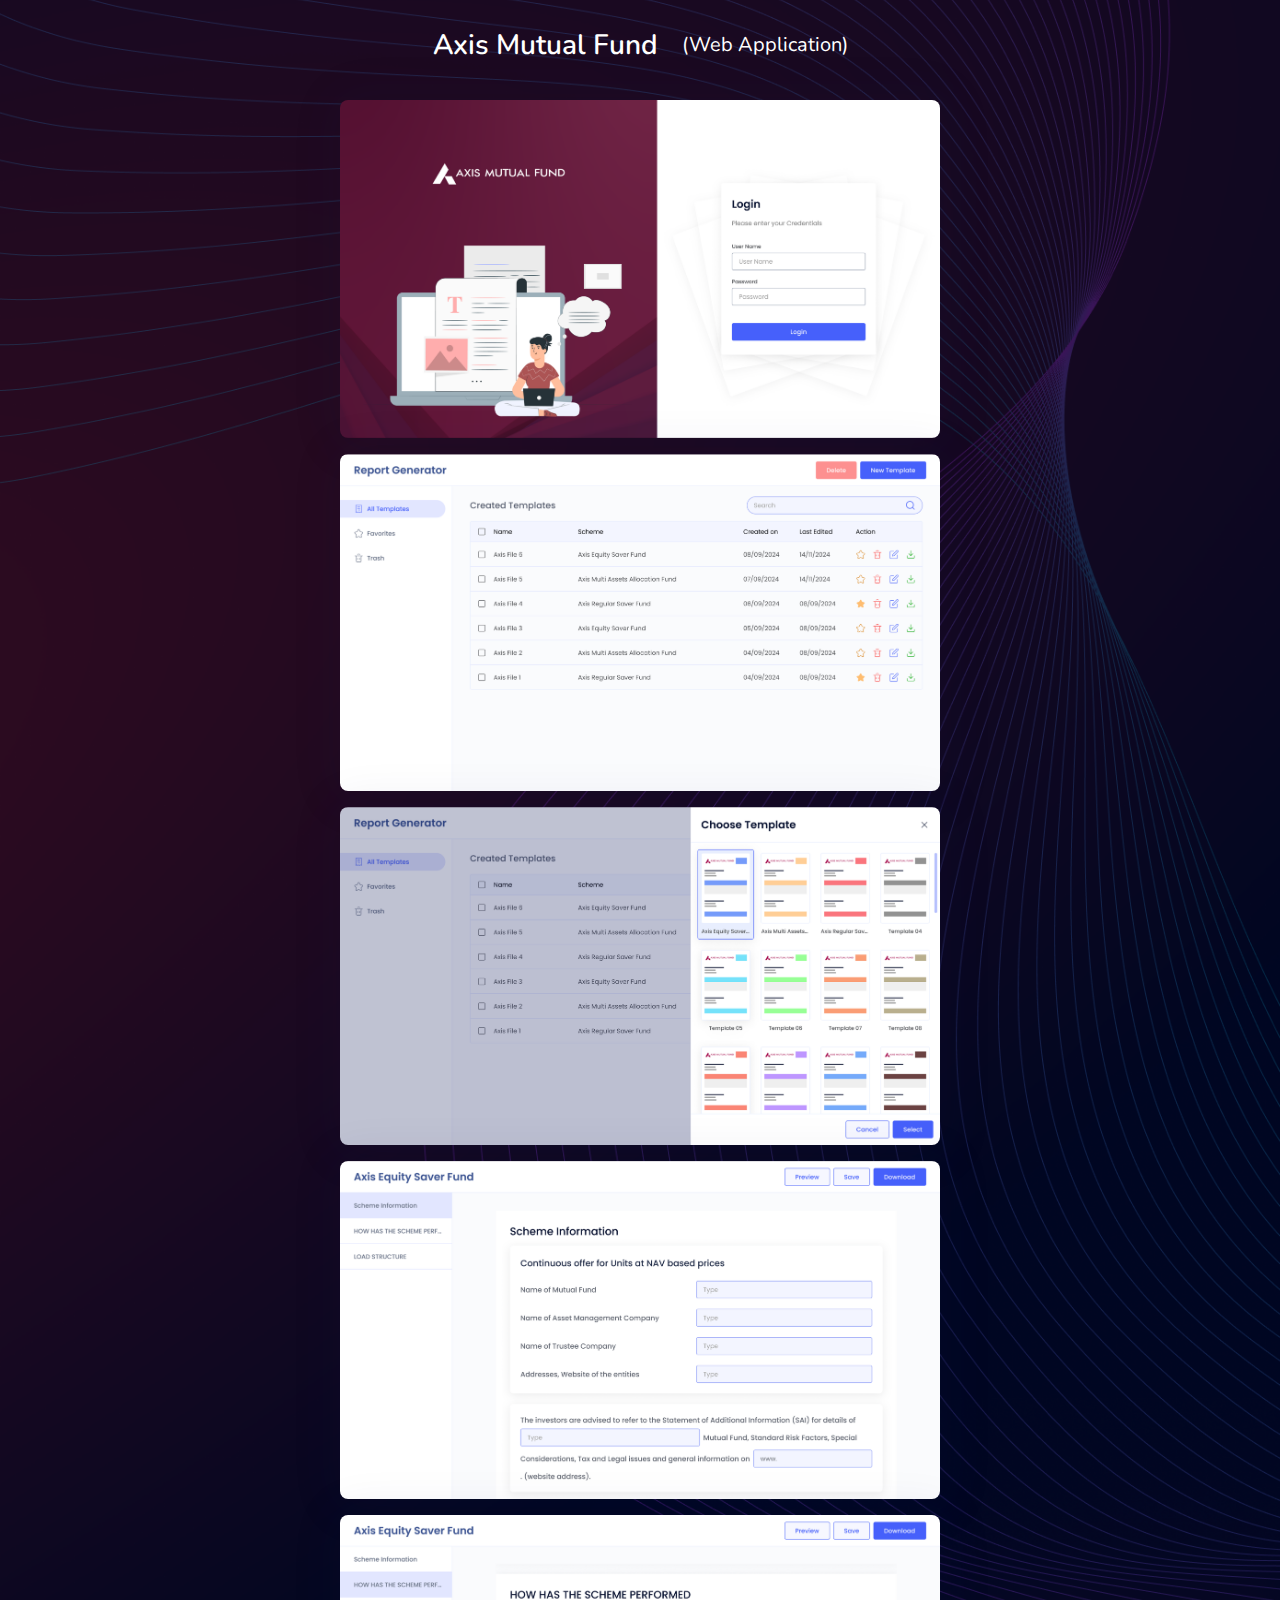
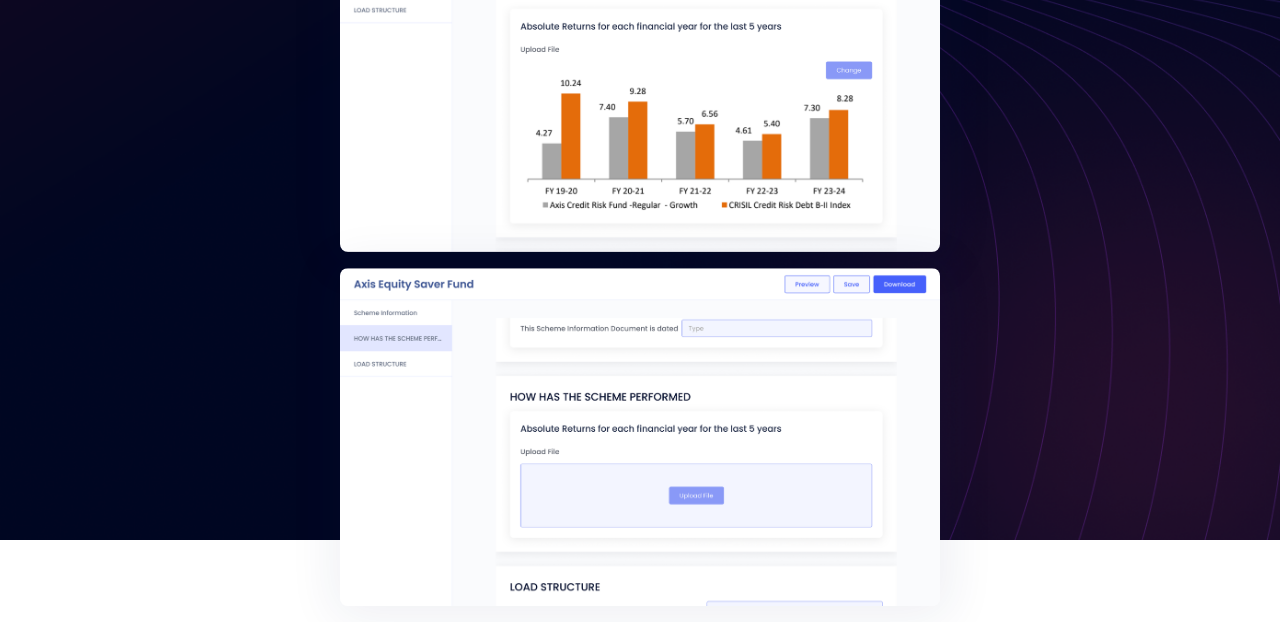
<file: Axis/axis.html>
<!DOCTYPE html>
<html lang="en">
  <head>
    <meta charset="UTF-8" />
    <meta name="viewport" content="width=device-width, initial-scale=1.0" />
    <title>Axis Mutual Fund</title>
    <link rel="stylesheet" href="font.css" />
    <link rel="stylesheet" href="style.css" />
    <link rel="icon" type="image/svg" sizes="64x64" href="assets/favicon.svg">
  </head>
  <body>
    <!-- Header Section -->
    <header class="content">
      <h1>Axis Mutual Fund</h1>
      <p>(Web Application)</p>
    </header>

    <!-- Image Container -->
    <div class="img1">
      <img src="./assets/1.png" alt="axis1">
  </div>
  
  <div class="img2">
      <img src="./assets/2.png" alt="axis2">
  </div>

  <div class="img3">
      <img src="./assets/3.png" alt="axis3">
  </div>
  
  <div class="img4">
      <img src="./assets/4.png" alt="axis4">
  </div>

  <div class="img5">
      <img src="./assets/5.png" alt="axis5">
  </div>
  
  <div class="img6">
      <img src="./assets/6.png" alt="axis6">
  </div>
  </body>
</html>
</file>
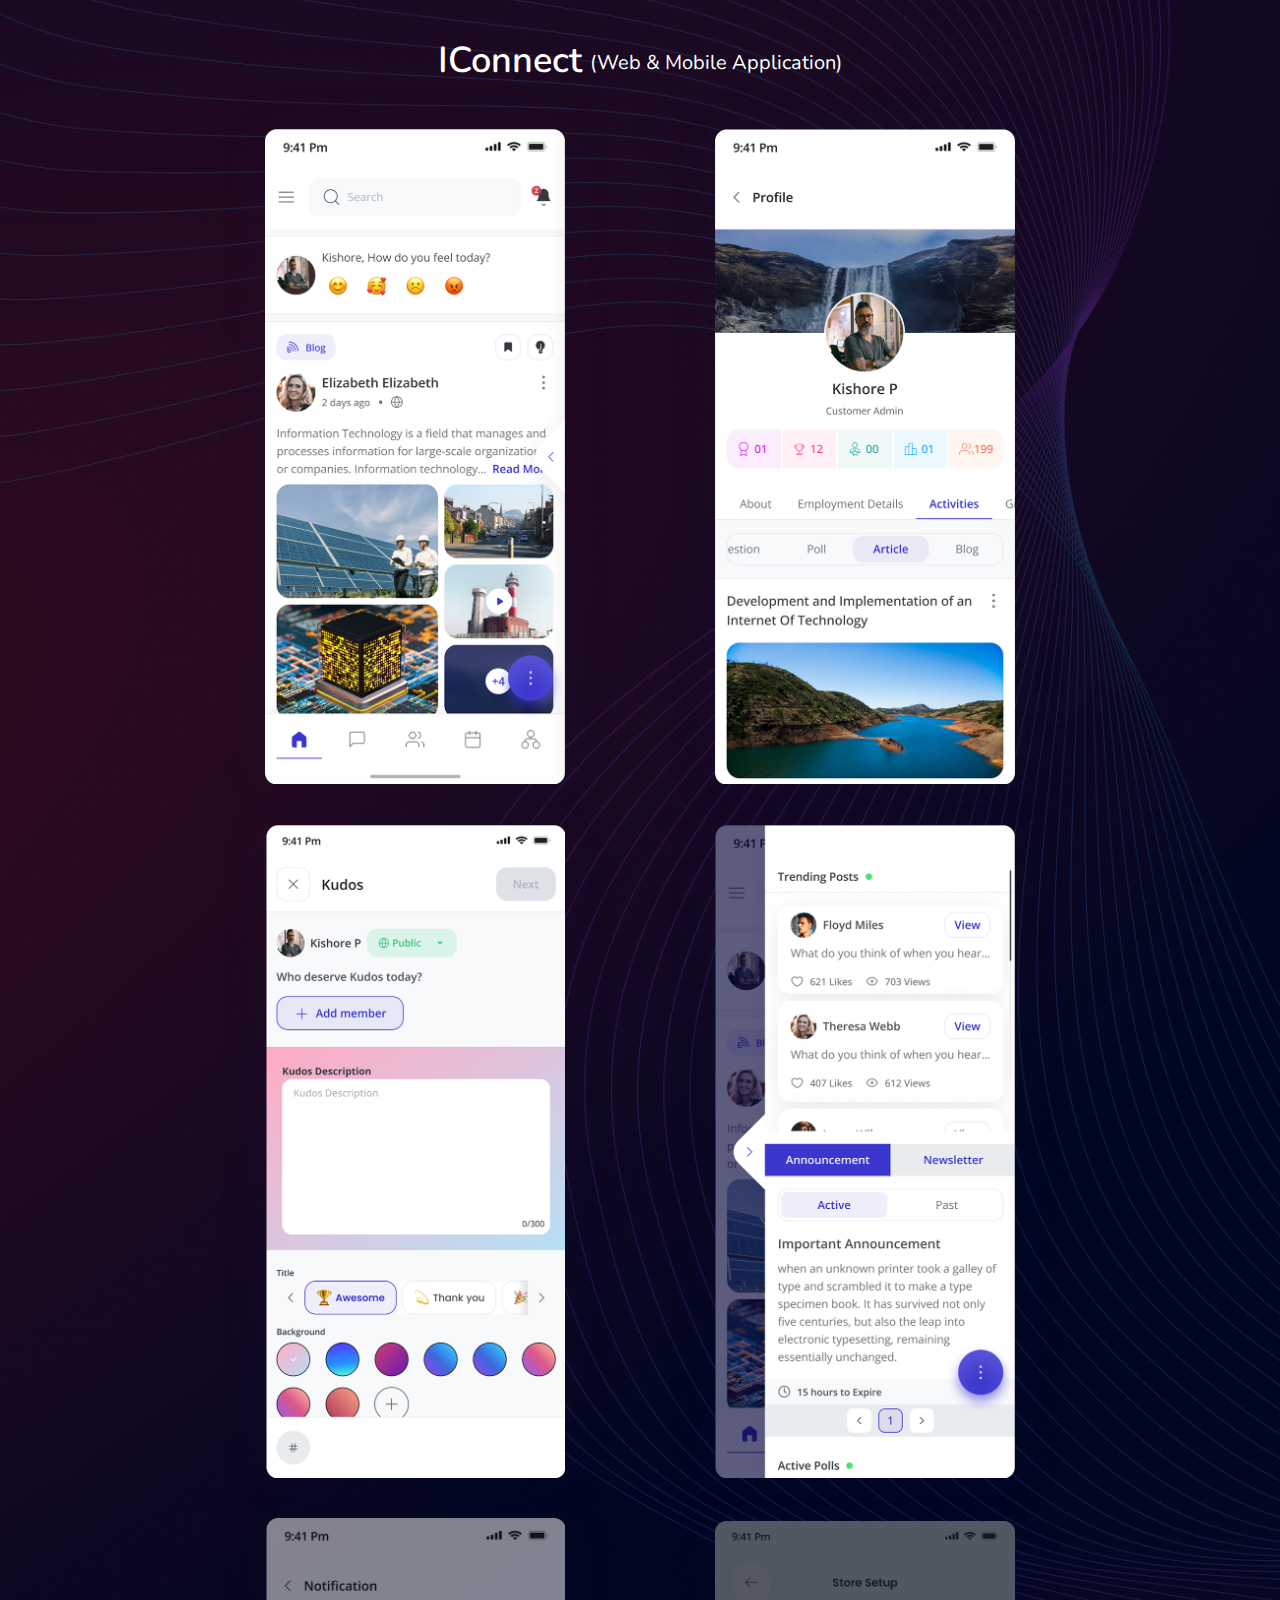
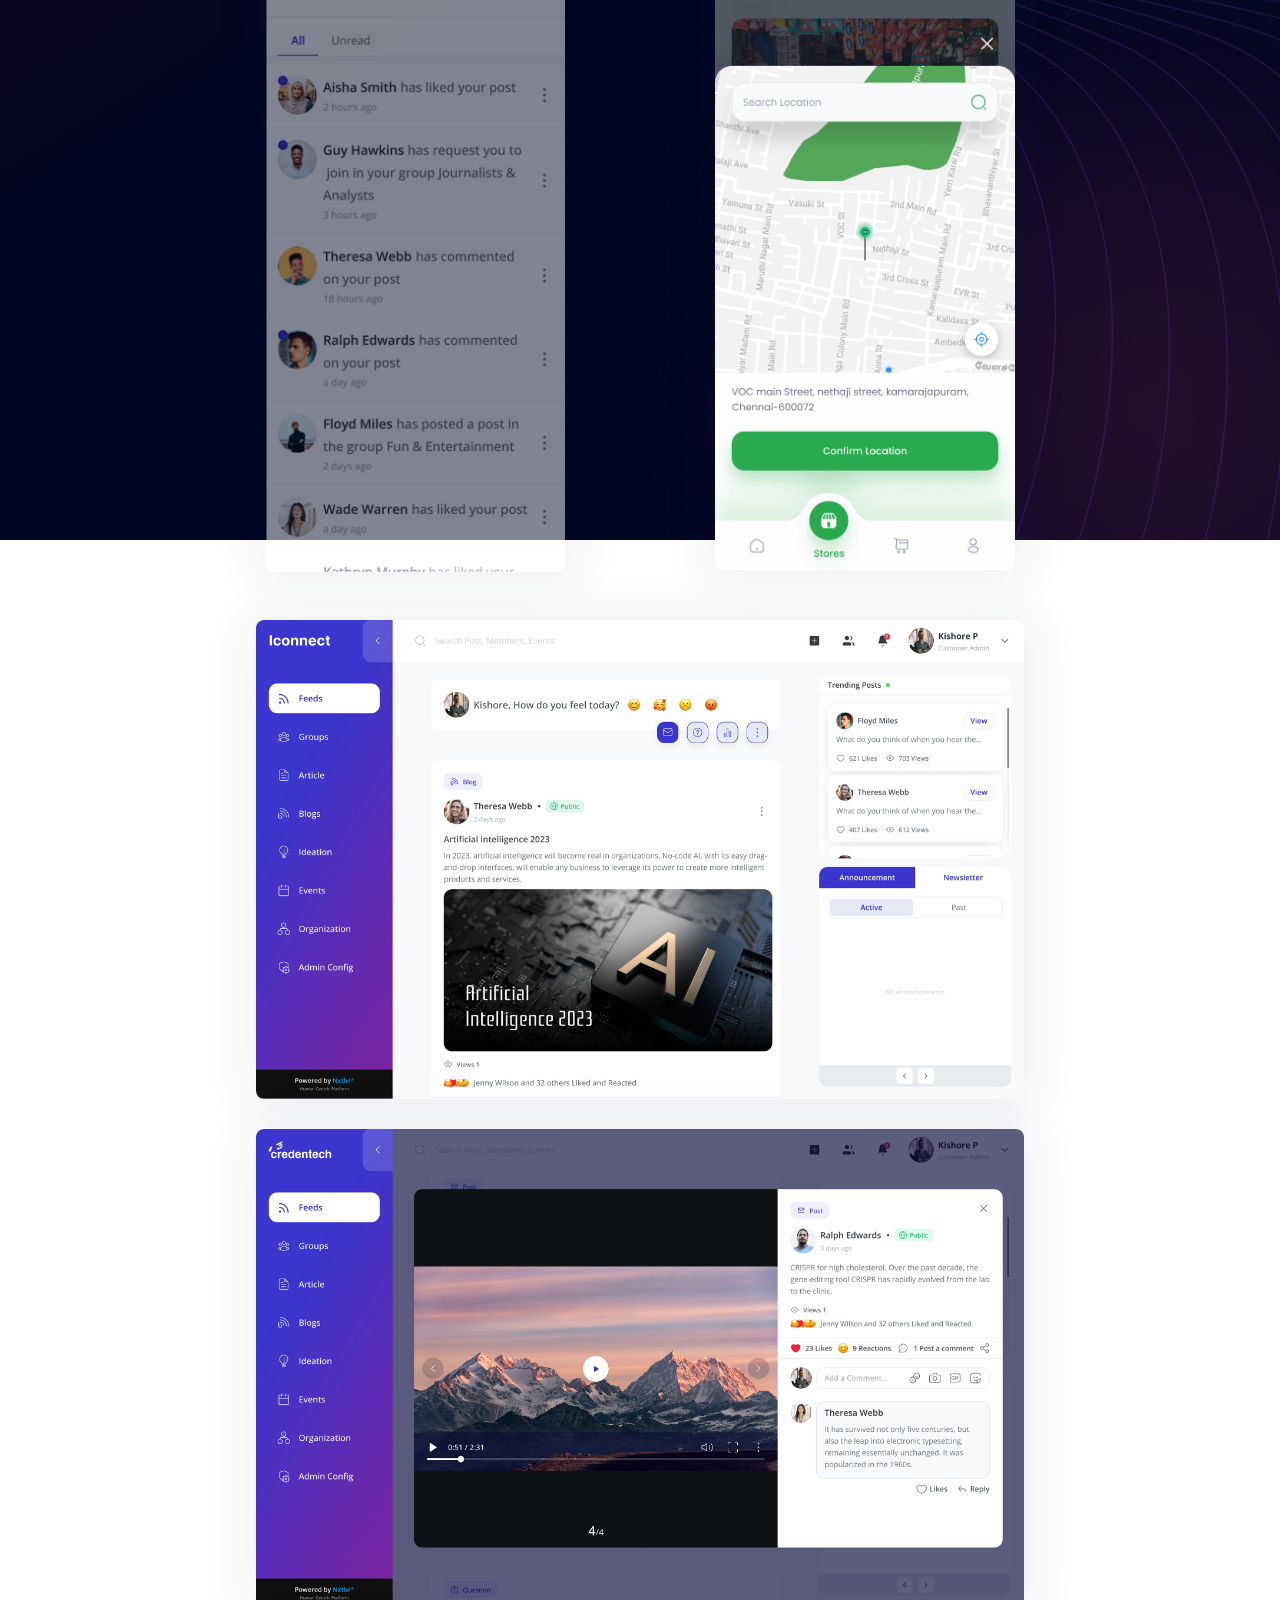
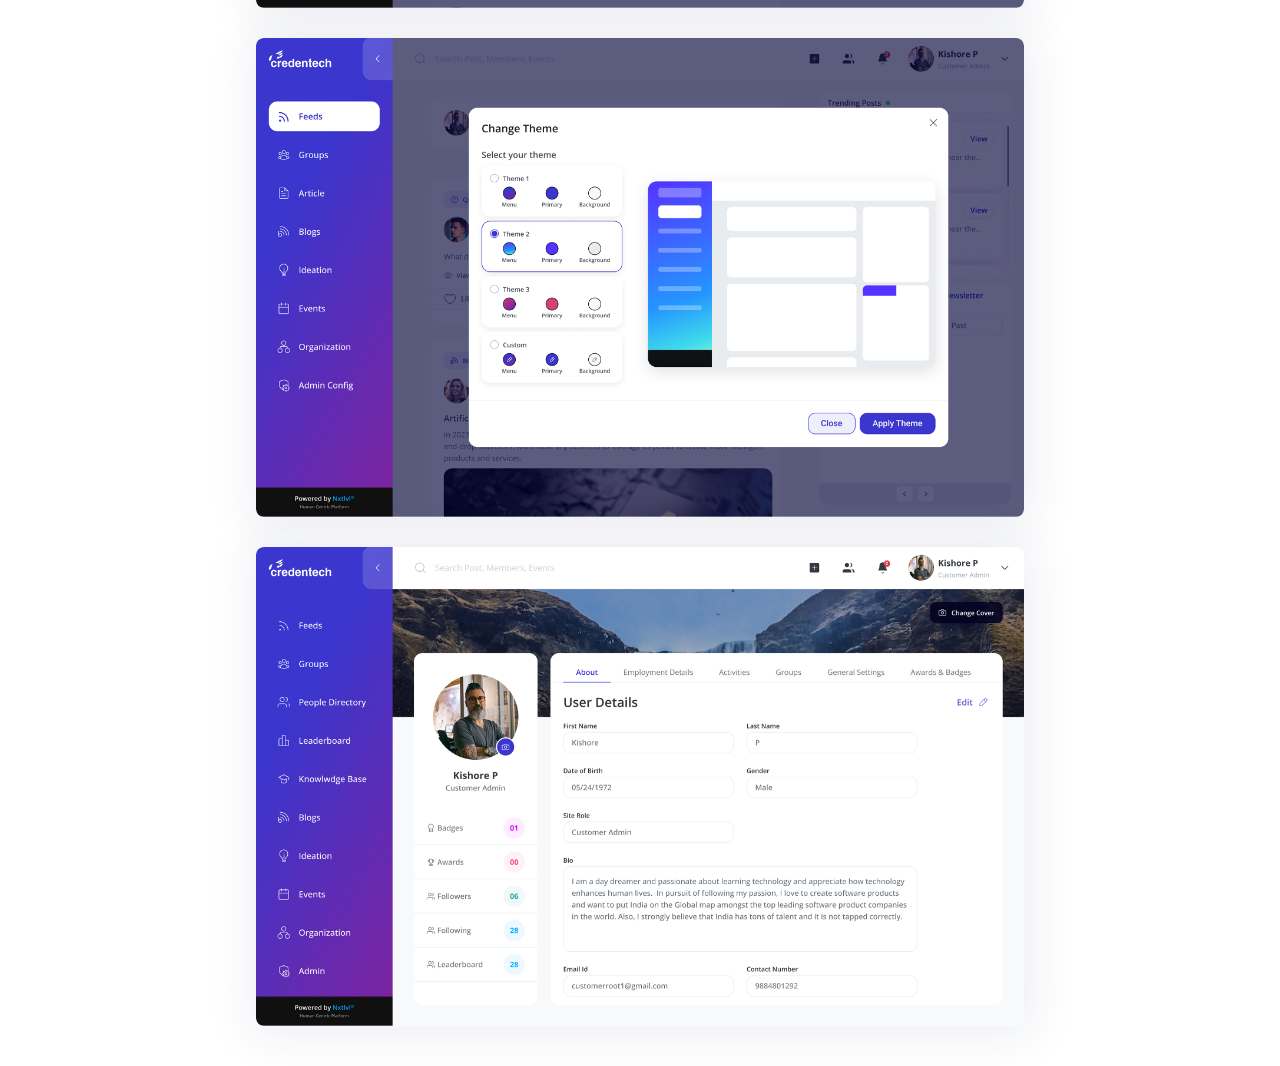
<file: iconnect/iconnect.html>
<!DOCTYPE html>
<html lang="en">
  <head>
    <meta charset="UTF-8" />
    <meta name="viewport" content="width=device-width, initial-scale=1.0" />
    <title>IConnect</title>
    <link rel="stylesheet" href="font.css" />
    <link rel="stylesheet" href="style.css" />
    <link rel="icon" type="image/png" sizes="64x64" href="/iconnect/assets/favicon.png">
  </head>
  <body>
    <!-- Header Section -->
    <header class="content">
      <h1>IConnect</h1>
      <p>(Web & Mobile Application)</p>
    </header>

    <!-- Mobile Image Container -->
    <div class="mobile-image-container">
      <div class="img"><img src="./assets/1.png" alt="IConnect1"></div>
      <div class="img"><img src="./assets/2.png" alt="IConnect2"></div>
      <div class="img"><img src="./assets/3.png" alt="IConnect3"></div>
      <div class="img"><img src="./assets/4.png" alt="IConnect4"></div>
      <div class="img"><img src="./assets/5.png" alt="IConnect5"></div>
      <div class="img"><img src="./assets/6.png" alt="IConnect6"></div>
    </div>

    <!-- Web Image Container -->
    <div class="web-image-container">
      <div class="img"><img src="./assets/7.png" alt="IConnect7"></div>
      <div class="img"><img src="./assets/8.png" alt="IConnect8"></div>
      <div class="img"><img src="./assets/9.png" alt="IConnect9"></div>
      <div class="img"><img src="./assets/10.png" alt="IConnect10"></div>
    </div>
  </body>
</html>
</file>
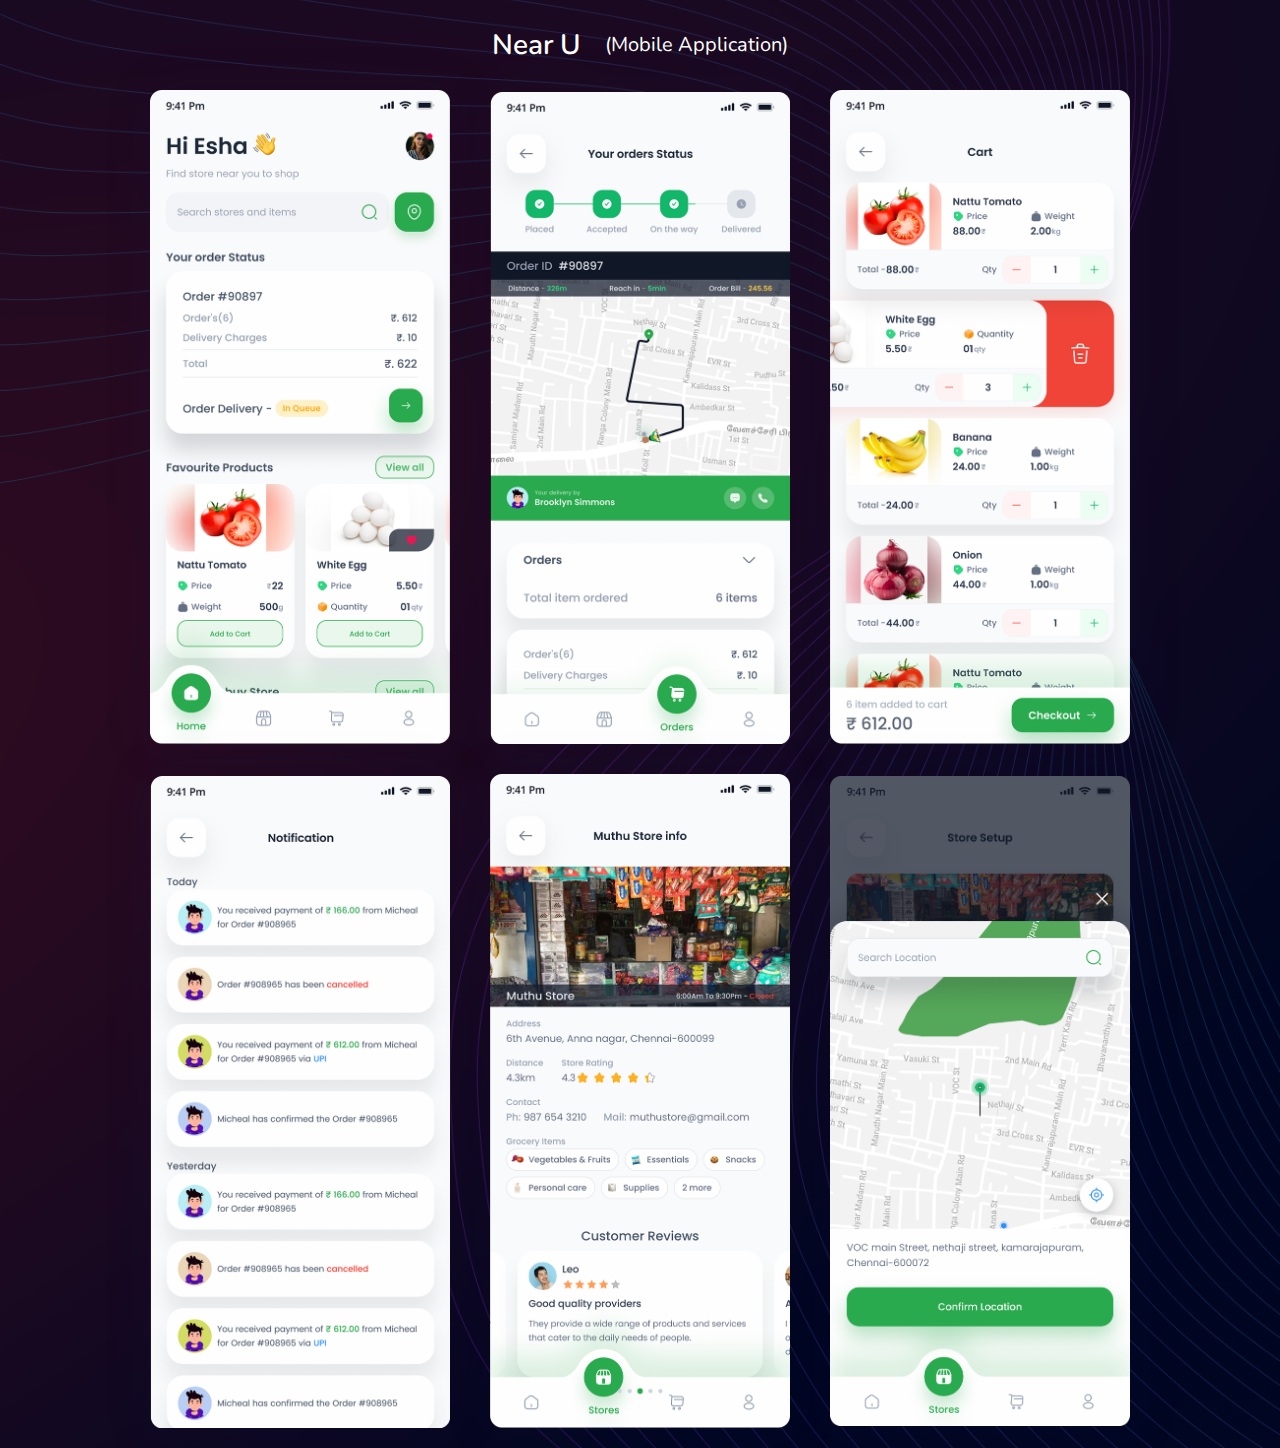
<file: nearu/nearu.html>
<!DOCTYPE html>
<html lang="en">
  <head>
    <meta charset="UTF-8" />
    <meta name="viewport" content="width=device-width, initial-scale=1.0" />
    <title>Near U</title>
    <link rel="stylesheet" href="font.css" />
    <link rel="stylesheet" href="style.css" />
    <link rel="icon" type="image/svg" sizes="64x64" href="assets/favicon.svg">
  </head>
  <body>
    <!-- Header Section -->
    <header class="content">
      <h1>Near U</h1>
      <p>(Mobile Application)</p>
    </header>

    <!-- Image Container -->
    <div class="image-container">
      <div class="img"><img src="./assets/1.png" alt="nearu1"></div>
      <div class="img"><img src="./assets/2.png" alt="nearu2"></div>
      <div class="img"><img src="./assets/3.png" alt="nearu3"></div>
      <div class="img"><img src="./assets/4.png" alt="nearu4"></div>
      <div class="img"><img src="./assets/5.png" alt="nearu5"></div>
      <div class="img"><img src="./assets/6.png" alt="nearu6"></div>
    </div>
  </body>
</html>
</file>
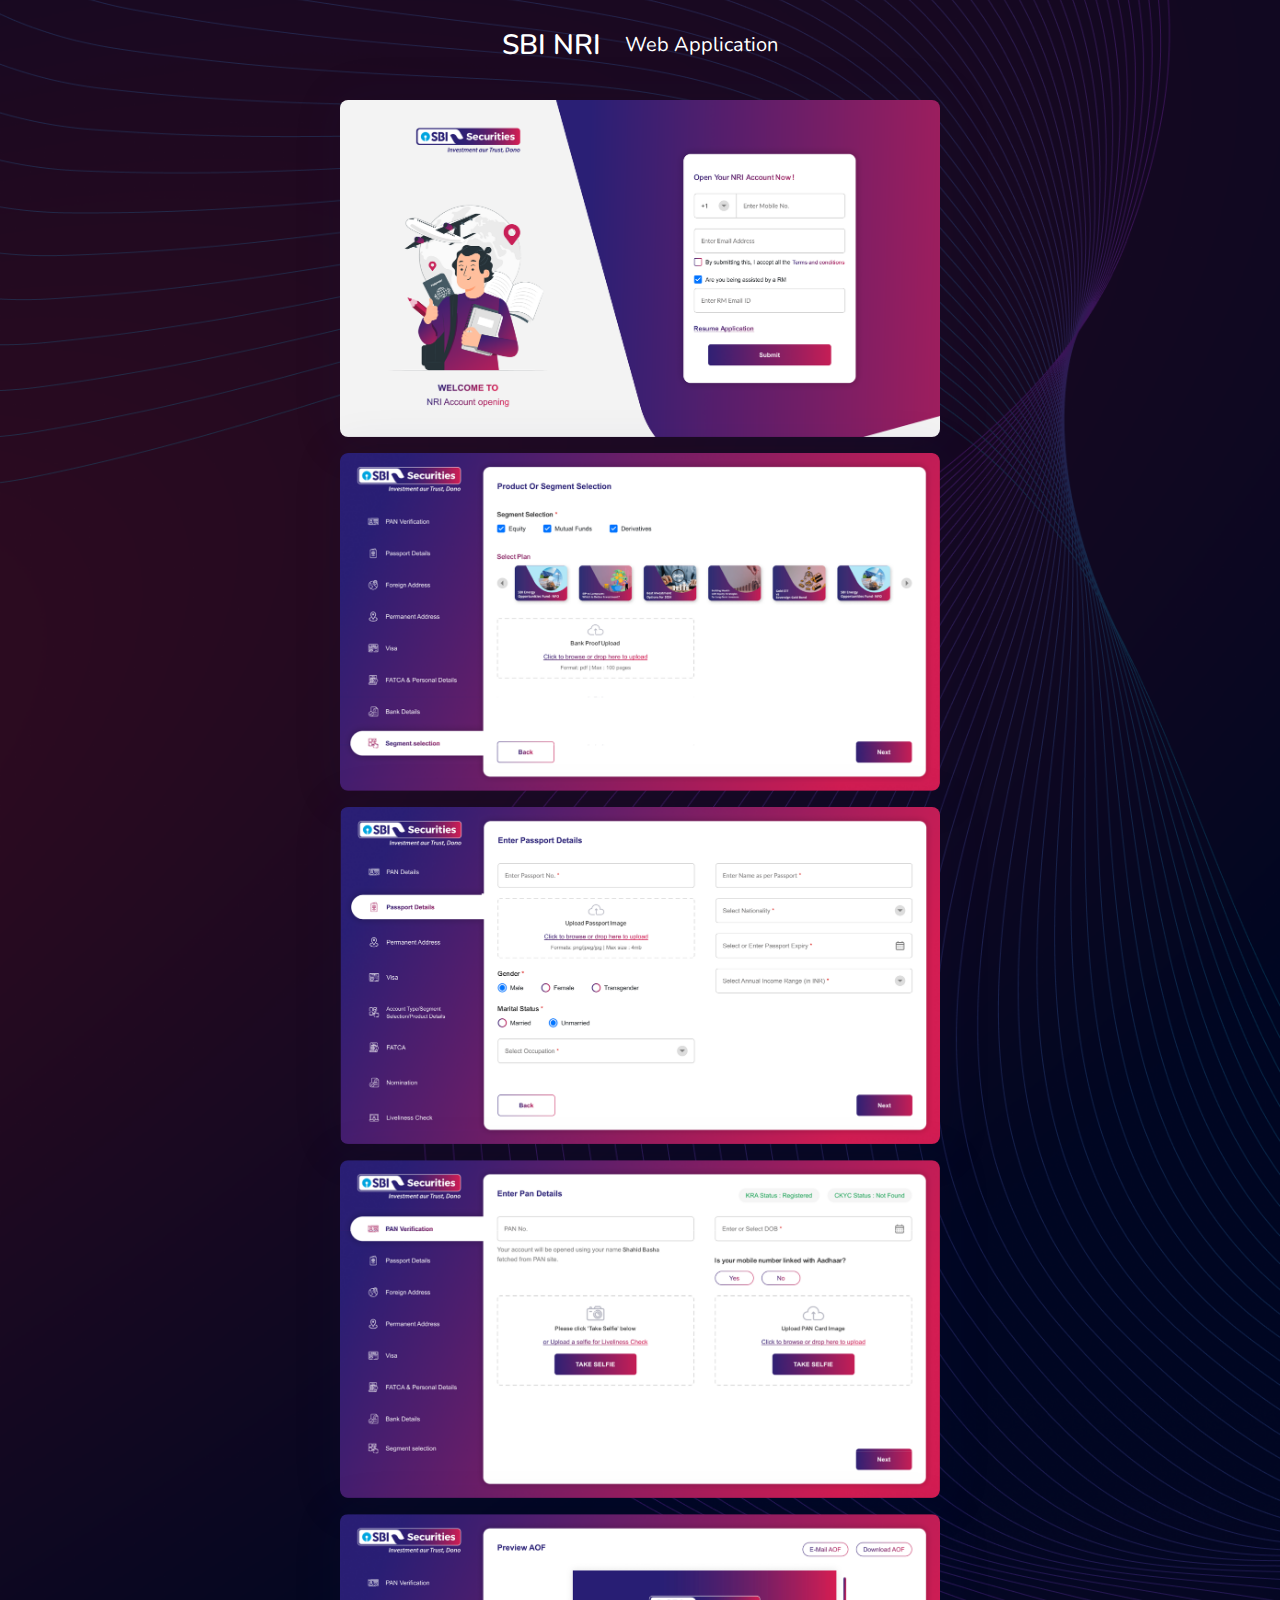
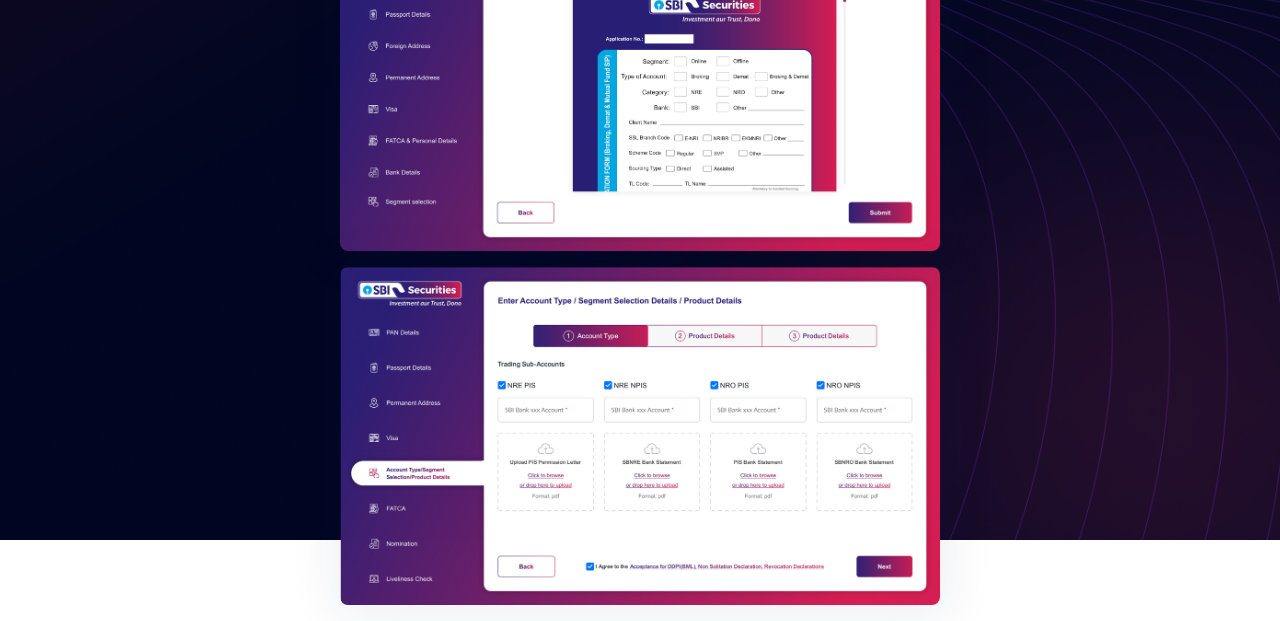
<file: SBI/SBI.html>
<!DOCTYPE html>
<html lang="en">
  <head>
    <meta charset="UTF-8" />
    <meta name="viewport" content="width=device-width, initial-scale=1.0" />
    <title>SBI NRI</title>
    <link rel="stylesheet" href="font.css" />
    <link rel="stylesheet" href="style.css" />
    <link rel="icon" type="image/svg" sizes="64x64" href="assets/favicon.svg">
  </head>
  <body>
    <!-- Header Section -->
    <header class="content">
      <h1>SBI NRI</h1>
      <p>Web Application</p>
    </header>

    <!-- Image Container -->
    <div class="img1">
      <img src="./assets/1.png" alt="sbi1">
  </div>
  
  <div class="img2">
      <img src="./assets/2.png" alt="sbi2">
  </div>

  <div class="img3">
      <img src="./assets/3.png" alt="sbi3">
  </div>
  
  <div class="img4">
      <img src="./assets/4.png" alt="sbi4">
  </div>

  <div class="img5">
      <img src="./assets/5.png" alt="sbi5">
  </div>
  
  <div class="img6">
      <img src="./assets/6.png" alt="sbi6">
  </div>
  </body>
</html>
</file>
<file: Axis/font.css>
@import url('https://fonts.googleapis.com/css2?family=Dancing+Script:wght@400;500;600;700&display=swap'); @import url('https://fonts.googleapis.com/css2?family=Merriweather:ital,wght@0,300;0,400;0,700;1,300;1,400&family=Nunito:wght@300;400;600;700;800;900&family=Russo+One&family=Spartan:wght@700;800;900&display=swap');
</file>
<file: Axis/style.css>
/* Global Body Styling */
body {
  width: 100%;
  height: 100%;
  font-family: Nunito, sans-serif;
  margin: 0;
  padding: 0;
  overflow-x: hidden; /* Prevents unwanted horizontal scrolling */
   
  /* Background Image */
  background: url(./assets/bgwave1.png), radial-gradient(circle at 5% 50%, #380C1F, #000622);
  background-size: cover;
  background-position: center;
  background-repeat: no-repeat;
  background-attachment: fixed;
}

/* Header Section */
.content {
  width: 100%;
  display: flex;
  align-items: center;
  justify-content: center;
  gap: 24px;
  height: 104px;
  text-align: center;
}

.content h1 {
  color: #ffffff;
  font-weight: 600;
  font-size: 40px;
  line-height: 40px;
}

.content p {
  color: #ffffff;
  font-weight: 400;
  font-size: 20px;
  line-height: 32px;
}

/* Image Containers */
.img1, .img3, .img5 {
  float: left;
  margin-left: 120px;
  width: 816px; /* ✅ Allow images to have their own width */
  display: block;
  margin-top: 40px;
}

.img2, .img4 {
  float: right;
  margin-right: 120px;
  width: 816px; /* ✅ Allow images to have their own width */
  display: block;
  margin-top: 40px;
}

.img6 {
  float: right;
  margin-right: 120px;
  margin-bottom: 40px;
  width: 816px; /* ✅ Allow images to have their own width */
  display: block;
  margin-top: 40px;
}

/* Clear float to prevent overlapping */
.img1::after, .img2::after, .img3::after, .img4::after, .img5::after, .img6::after {
  content: "";
  display: table;
  clear: both;
}

/* Image Styling */
.img1 img, .img2 img, .img3 img, .img4 img, .img5 img, .img6 img {
  width: 100%; /* ✅ Default width */
  max-width: 1000px; /* ✅ Limits max width */
  height: auto;
  border-radius: 8px;
  box-shadow: 2px 3px 48px 9px rgba(27, 48, 94, 0.07);
}

/* Media Queries */

/* For screens smaller than 1366px */
@media screen and (max-width: 1365px) {
  body {
    font-size: 16px;
  }

  .content {
    height: 90px;
    gap: 24px;
  }

  .content h1 {
    font-size: 28px;
    line-height: 36px;
  }

  .content p {
    font-size: 20px;
    line-height: 28px;
  }

  /* Adjust Image Layout */
  .img1, .img3, .img5, .img2, .img4, .img6 {
    float: none; /* ✅ Remove floating */
    text-align: center; /* ✅ Center images */
    margin: 10px auto;
    width: 100%;
  }

  /* Adjust Image Sizes */
  .img1 img, .img2 img, .img3 img, .img4 img, .img5 img, .img6 img {
    width: 70%; /* ✅ Reduce image size */
    max-width: 600px; /* ✅ Prevents excessive stretching */
  }
}

/* For tablets (1024px and below) */
@media screen and (max-width: 1024px) {
  .img1, .img2, .img3, .img4, .img5, .img6 {
    float: none; /* ✅ Remove floating on smaller screens */
    margin: 0 40px; /* ✅ Center images */
    text-align: center;
  }

  .img1 img, .img2 img, .img3 img, .img4 img, .img5 img, .img6 img {
    width: 80%; /* ✅ Make images larger */
    max-width: 600px;
  }
}

/* For mobile screens (768px and below) */
@media screen and (max-width: 768px) {
  .content {
    flex-direction: column;
    height: auto;
    padding: 16px;
    gap: 0;
    text-align: center;
  }

  .content h1 {
    font-size: 20px;
    
    /* line-height: 38px; */
  }

  .content p {
    font-size: 16px;
    line-height: 0;
  }

  .img1, .img2, .img3, .img4, .img5, .img6 {
    float: none; /* ✅ Remove floating */
    width: 100%;
    text-align: center;
    margin: 16px 16px;
  }

  .img1 img, .img2 img, .img3 img, .img4 img, .img5 img, .img6 img {
    width: 100%; /* ✅ Full width images */
    max-width: 500px;
  }
}

/* For screens larger than 1366px (e.g., Full HD 1920px) */
@media screen and (min-width: 1367px) {
  .img1, .img3, .img5 {
    float: left;
    margin-left: 240px;
    width: 816px; /* ✅ Allow images to have their own width */
    display: block;
    margin-top: 40px;
  }
  
  .img2, .img4 {
    float: right;
    margin-right: 240px;
    width: 816px; /* ✅ Allow images to have their own width */
    display: block;
    margin-top: 40px;
  }
  
  .img6 {
    float: right;
    margin-right: 240px;
    margin-bottom: 40px;
    width: 816px; /* ✅ Allow images to have their own width */
    display: block;
    margin-top: 40px;
  }
</file>
<file: iconnect/font.css>
@import url('https://fonts.googleapis.com/css2?family=Dancing+Script:wght@400;500;600;700&display=swap'); @import url('https://fonts.googleapis.com/css2?family=Merriweather:ital,wght@0,300;0,400;0,700;1,300;1,400&family=Nunito:wght@300;400;600;700;800;900&family=Russo+One&family=Spartan:wght@700;800;900&display=swap');
</file>
<file: iconnect/style.css>
/* Global Body Styling */
body {
  width: 100%;
  height: 100vh;
  font-family: Nunito, sans-serif;
  margin: 0;
  padding: 0;
  overflow-x: hidden;

  /* Background Gradient + Image */
  background: url(./assets/bgwave1.png), radial-gradient(circle at center, #380C1F, #000622);
  background-size: cover;
  background-position: center;
  background-repeat: no-repeat;
  background-attachment: fixed;
}

/* Header Section */
.content {
  width: 100%;
  display: flex;
  gap: 8px;
  /* flex-direction: column; */
  align-items: center;
  justify-content: center;
  text-align: center;
  height: 120px;
}

.content h1 {
  color: #ffffff;
  font-weight: 600;
  font-size: 36px;
  margin: 0;
}

.content p {
  color: #ffffff;
  font-weight: 400;
  font-size: 20px;
  margin: 5px 0 0;
}

/* Mobile Image Container */
.mobile-image-container {
  display: flex;
  flex-wrap: wrap;
  justify-content: center;
  align-items: center;
  gap: 40px;
  padding: 8px 10%;
}

/* Web Image Container */
.web-image-container {
  display: flex;
  flex-direction: column; /* Ensure images stack vertically */
  align-items: center;
  justify-content: center;
  text-align: center;
  gap: 30px;
  padding: 40px 10%;
  margin-top: 20px;
  padding-top: 20px;
}

/* Mobile Image Styling */
.mobile-image-container .img {
  width: 300px; /* Proper width for mobile images */
  height: auto;
  max-width: 500px;
  display: flex;
  justify-content: center;
}

.mobile-image-container .img img {
  width: 300px;
  max-width: 400px;
  border-radius: 8px;
  box-shadow: 2px 3px 48px 9px rgba(27, 48, 94, 0.07);
}

/* Web Image Styling */
.web-image-container .img {
  width: 70%; /* Larger width for web images */
  max-width: 1100px; /* Ensures images don’t get too large */
  display: flex;
  gap: 80px;
  justify-content: center;
  align-items: center;
}

.web-image-container .img img {
  width: 100%; /* Prevents images from overflowing */
  max-width: 1000px;
  border-radius: 8px;
  box-shadow: 2px 3px 48px 9px rgba(27, 48, 94, 0.07);
}

/* Media Queries */

/* For screens smaller than 1366px */
@media screen and (max-width: 1367px) {
  .mobile-image-container .img {
    width: 40%;
    height: auto;
    max-width: 600px;
    gap: 40px;
  }

  .web-image-container .img {
    width: 75%;
    max-width: 800px;
  }
}

/* For tablets (1024px and below) */
@media screen and (max-width: 1025px) {
  .mobile-image-container .img {
    width: 60%;
    max-width: 350px;
    gap: 40px;
  }

  .web-image-container .img {
    width: 80%;
    max-width: 700px;
  }
}

/* For mobile screens (768px and below) */
@media screen and (max-width: 768px) {

  .content {
    width: 100%;
    display: flex;
    gap: 8px;
    flex-direction: column;
    align-items: center;
    justify-content: center;
    text-align: center;
    height: 120px;
  }

  .mobile-image-container {
    flex-direction: column;
    align-items: center;
    gap: 24px;
  }

  .web-image-container {
    flex-direction: column;
    align-items: center;
    gap: 20px;
  }

  .mobile-image-container .img {
    width: 90%;
    max-width: 300px;
  }

  .web-image-container .img {
    width: 90%;
    max-width: 350px;
  }
}

/* For screens larger than 1366px (e.g., Full HD 1920px) */
@media screen and (min-width: 1367px) {
  .mobile-image-container .img {
    width: 30%;
    max-width: 400px;
  }

  .web-image-container .img {
    width: 65%;
    max-width: 900px;
  }
}
</file>
<file: nearu/font.css>
@import url('https://fonts.googleapis.com/css2?family=Dancing+Script:wght@400;500;600;700&display=swap'); @import url('https://fonts.googleapis.com/css2?family=Merriweather:ital,wght@0,300;0,400;0,700;1,300;1,400&family=Nunito:wght@300;400;600;700;800;900&family=Russo+One&family=Spartan:wght@700;800;900&display=swap');
</file>
<file: nearu/style.css>
/* Global Body Styling */
body {
  width: 100%;
  height: 100vh;
  font-family: Nunito, sans-serif;
  margin: 0;
  padding: 0;
  overflow-x: hidden;

  /* Background Gradient + Image */
  background: url(./assets/bgwave1.png), radial-gradient(circle at center, #380C1F, #000622);

  /* Default Full Coverage */
  background-size: cover;
  background-position: center;
  background-repeat: no-repeat;
  background-attachment: fixed;
}

/* Header Section */
.content {
  width: 100%;
  display: flex;
  align-items: center;
  justify-content: center;
  gap: 24px;
  height: 104px;
  text-align: center;
}

.content h1 {
  color: #ffffff;
  font-weight: 600;
  font-size: 40px;
  line-height: 40px;
}

.content p {
  color: #ffffff;
  font-weight: 400;
  font-size: 20px;
  line-height: 32px;
}

/* Image Container */
.image-container {
  display: flex;
  flex-wrap: wrap;
  justify-content: center;
  align-items: center;
  gap: 40px;
  padding: 40px 10%;
}

/* Image Styling */
.img {
  width: 300px;
  height: auto;
  display: flex;
  justify-content: center;
}

.img img {
  width: 300px;
  max-width: 400px;
  border-radius: 8px;
  box-shadow: 2px 3px 48px 9px rgba(27, 48, 94, 0.07);
}

/* Media Queries */

/* For screens smaller than 1366px */
@media screen and (max-width: 1367px) {
  .content { 
    height: 90px;
    gap: 24px;
  }

  .content h1 {
    font-size: 28px;
    line-height: 36px;
  }

  .content p {
    font-size: 20px;
    line-height: 28px;
  }

  .image-container {
    gap: 30px;
    padding: 20px;
    padding-top: 0;
  }

  .img {
    width: 25%;
    max-width: 600px;
  }
}

/* For tablets (1024px and below) */
@media screen and (max-width: 1025px) {
  .content {
    height: 80px;
    gap: 16px;
  }

  .content h1 {
    font-size: 24px;
    line-height: 32px;
  }

  .content p {
    font-size: 18px;
    line-height: 26px;
  }

  .image-container {
    gap: 20px;
    padding: 20px;
  }

  .img {
    width: 30%;
    max-width: 500px;
  }
}

/* For mobile screens (768px and below) */
@media screen and (max-width: 768px) {
  .content {
    flex-direction: column;
    height: auto;
    padding: 16px;
    gap: 0;
    text-align: center;
    justify-content: center;
  }

  .content h1 {
    font-size: 20px;
  }

  .content p {
    font-size: 16px;
    line-height: 0px;
  }

  .image-container {
    display: flex;
    flex-direction: column;
    align-items: center;
    justify-content: center;
    gap: 24px;
    width: 100%;
    text-align: center;
  }

  .img {
    display: flex;
    justify-content: center;
    width: 70%;
    max-width: 400px;
  }
}

/* For screens larger than 1366px (e.g., Full HD 1920px) */
@media screen and (min-width: 1367px) {
  .img {
    width: 400px;
    max-width: 100%;
  }
}
</file>
<file: SBI/font.css>
@import url('https://fonts.googleapis.com/css2?family=Dancing+Script:wght@400;500;600;700&display=swap'); @import url('https://fonts.googleapis.com/css2?family=Merriweather:ital,wght@0,300;0,400;0,700;1,300;1,400&family=Nunito:wght@300;400;600;700;800;900&family=Russo+One&family=Spartan:wght@700;800;900&display=swap');
</file>
<file: SBI/style.css>
/* Global Body Styling */
body {
  width: 100%;
  height: 100%;
  font-family: Nunito, sans-serif;
  margin: 0;
  padding: 0;
  overflow-x: hidden; /* Prevents unwanted horizontal scrolling */
   
  /* Background Image */
  background: url(./assets/bgwave1.png);
  background-size: cover;
  background-position: center;
  background-repeat: no-repeat;
  background-attachment: fixed;
}

/* Header Section */
.content {
  width: 100%;
  display: flex;
  align-items: center;
  justify-content: center;
  gap: 32px;
  height: 104px;
  text-align: center;
}

.content h1 {
  color: #ffffff;
  font-weight: 600;
  font-size: 32px;
  line-height: 40px;
}

.content p {
  color: #ffffff;
  font-weight: 400;
  font-size: 24px;
  line-height: 32px;
}

/* Image Containers */
.img1, .img3, .img5 {
  float: left;
  margin-left: 120px;
  width: 816px; /* ✅ Allow images to have their own width */
  display: block;
  margin-top: 40px;
}

.img2, .img4 {
  float: right;
  margin-right: 120px;
  width: 816px; /* ✅ Allow images to have their own width */
  display: block;
  margin-top: 40px;
}

.img6 {
  float: right;
  margin-right: 120px;
  margin-bottom: 40px;
  width: 816px; /* ✅ Allow images to have their own width */
  display: block;
  margin-top: 40px;
}

/* Clear float to prevent overlapping */
.img1::after, .img2::after, .img3::after, .img4::after, .img5::after, .img6::after {
  content: "";
  display: table;
  clear: both;
}

/* Image Styling */
.img1 img, .img2 img, .img3 img, .img4 img, .img5 img, .img6 img {
  width: 100%; /* ✅ Default width */
  max-width: 1000px; /* ✅ Limits max width */
  height: auto;
  border-radius: 8px;
  box-shadow: 2px 3px 48px 9px rgba(27, 48, 94, 0.07);
}

/* Media Queries */

/* For screens smaller than 1366px */
@media screen and (max-width: 1365px) {
  body {
    font-size: 16px;
  }

  .content {
    height: 90px;
    gap: 24px;
  }

  .content h1 {
    font-size: 28px;
    line-height: 36px;
  }

  .content p {
    font-size: 20px;
    line-height: 28px;
  }

  /* Adjust Image Layout */
  .img1, .img3, .img5, .img2, .img4, .img6 {
    float: none; /* ✅ Remove floating */
    text-align: center; /* ✅ Center images */
    margin: 10px auto;
    width: 100%;
  }

  /* Adjust Image Sizes */
  .img1 img, .img2 img, .img3 img, .img4 img, .img5 img, .img6 img {
    width: 70%; /* ✅ Reduce image size */
    max-width: 600px; /* ✅ Prevents excessive stretching */
  }
}

/* For tablets (1024px and below) */
@media screen and (max-width: 1024px) {
  .img1, .img2, .img3, .img4, .img5, .img6 {
    float: none; /* ✅ Remove floating on smaller screens */
    margin: 0 40px; /* ✅ Center images */
    text-align: center;
  }

  .img1 img, .img2 img, .img3 img, .img4 img, .img5 img, .img6 img {
    width: 80%; /* ✅ Make images larger */
    max-width: 600px;
  }
}

/* For mobile screens (768px and below) */
@media screen and (max-width: 768px) {
  .content {
    flex-direction: column;
    height: auto;
    padding: 16px;
    gap: 0;
    text-align: center;
  }

  .content h1 {
    font-size: 20px;
    
    /* line-height: 38px; */
  }

  .content p {
    font-size: 16px;
    line-height: 0;
  }

  .img1, .img2, .img3, .img4, .img5, .img6 {
    float: none; /* ✅ Remove floating */
    width: 100%;
    text-align: center;
    margin: 16px 16px;
  }

  .img1 img, .img2 img, .img3 img, .img4 img, .img5 img, .img6 img {
    width: 100%; /* ✅ Full width images */
    max-width: 500px;
  }
}

/* For screens larger than 1366px (e.g., Full HD 1920px) */
@media screen and (min-width: 1367px) {
  .img1, .img3, .img5 {
    float: left;
    margin-left: 240px;
    width: 816px; /* ✅ Allow images to have their own width */
    display: block;
    margin-top: 40px;
  }
  
  .img2, .img4 {
    float: right;
    margin-right: 240px;
    width: 816px; /* ✅ Allow images to have their own width */
    display: block;
    margin-top: 40px;
  }
  
  .img6 {
    float: right;
    margin-right: 240px;
    margin-bottom: 40px;
    width: 816px; /* ✅ Allow images to have their own width */
    display: block;
    margin-top: 40px;
  }
</file>
